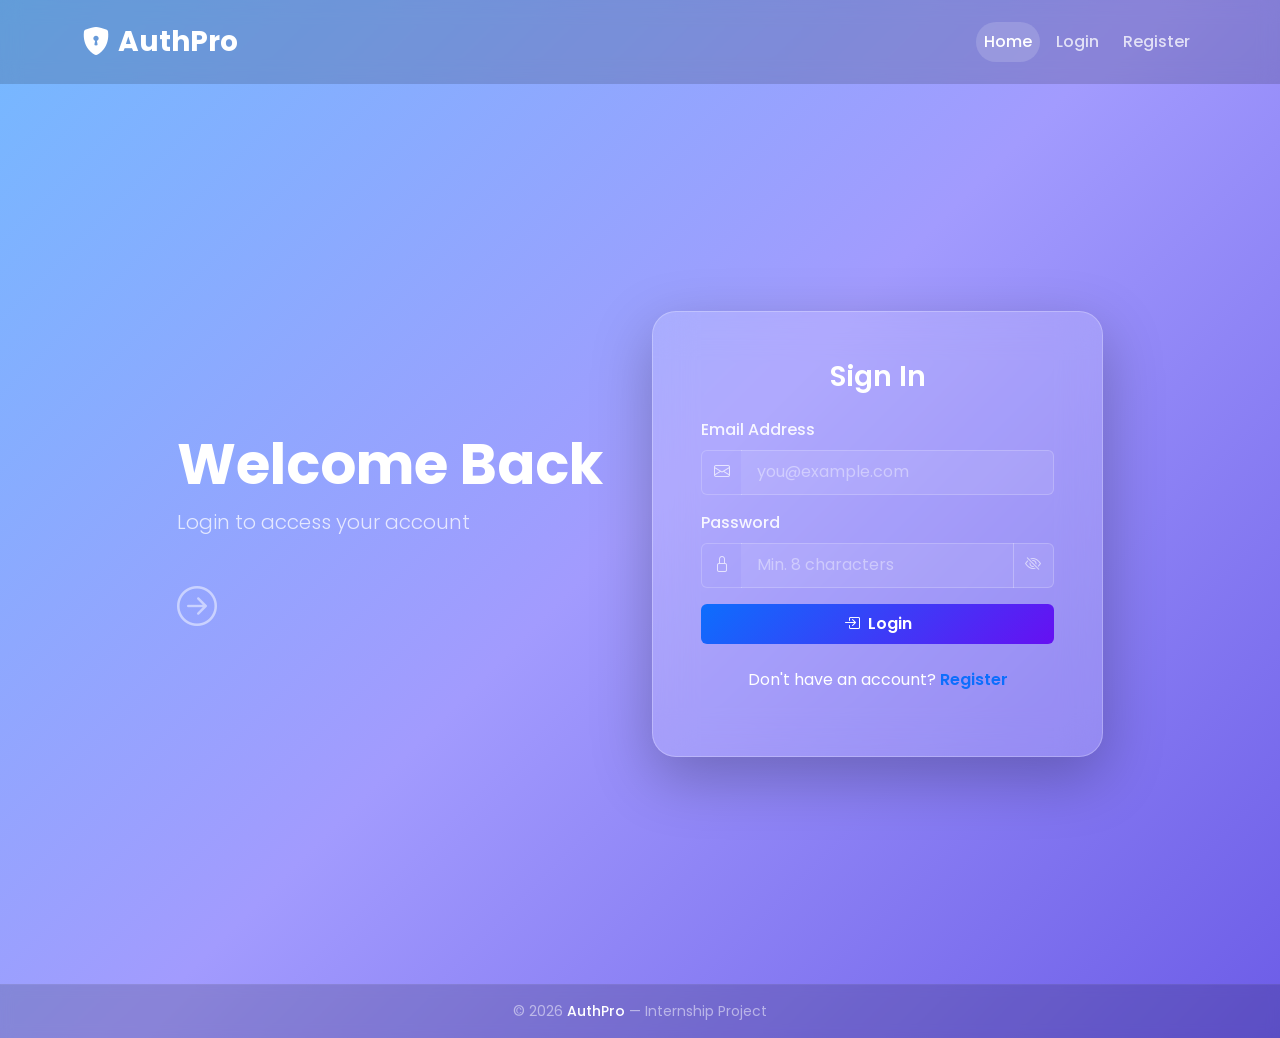
<file: index.html>
<!DOCTYPE html>
<html lang="en">
<head>
    <meta charset="UTF-8" />
    <meta name="viewport" content="width=device-width, initial-scale=1.0" />
    <title>AuthPro · Login</title>

    <!-- Bootstrap 5 CSS -->
    <link href="https://cdn.jsdelivr.net/npm/bootstrap@5.3.2/dist/css/bootstrap.min.css" rel="stylesheet" />
    <!-- Bootstrap Icons -->
    <link href="https://cdn.jsdelivr.net/npm/bootstrap-icons@1.11.3/font/bootstrap-icons.css" rel="stylesheet" />
    <!-- Google Font: Poppins -->
    <link href="https://fonts.googleapis.com/css2?family=Poppins:wght@300;400;500;600;700&display=swap" rel="stylesheet" />
    <!-- Custom CSS -->
    <link href="css/style.css" rel="stylesheet" />
</head>
<body>

    <!-- ============================================================
    NAVBAR
    ============================================================ -->
    <nav class="navbar navbar-expand-lg navbar-dark bg-transparent py-3">
        <div class="container">
            <a class="navbar-brand fw-bold fs-3" href="index.html">
                <i class="bi bi-shield-lock-fill me-2"></i>AuthPro
            </a>
            <button class="navbar-toggler border-0" type="button" data-bs-toggle="collapse" data-bs-target="#navbarNav"
            aria-controls="navbarNav" aria-expanded="false" aria-label="Toggle navigation">
            <span class="navbar-toggler-icon"></span>
        </button>
        <div class="collapse navbar-collapse" id="navbarNav">
            <ul class="navbar-nav ms-auto align-items-lg-center gap-2">
                <li class="nav-item">
                    <a class="nav-link active" href="index.html">Home</a>
                </li>
                <li class="nav-item">
                    <a class="nav-link" href="index.html">Login</a>
                </li>
                <li class="nav-item">
                    <a class="nav-link" href="register.html">Register</a>
                </li>
            </ul>
        </div>
    </div>
</nav>

<!-- ============================================================
LOGIN SECTION
============================================================ -->
<section class="login-section min-vh-100 d-flex align-items-center">
    <div class="container">
        <div class="row justify-content-center">

            <!-- Hero / Left Column -->
            <div class="col-lg-5 col-md-6 d-flex flex-column justify-content-center text-white mb-5 mb-md-0">
                <h1 class="display-4 fw-bold animate-slide-up">Welcome Back</h1>
                <p class="lead fs-5 opacity-75 animate-slide-up animation-delay-1">
                    Login to access your account
                </p>
                <div class="d-none d-md-block mt-4 animate-slide-up animation-delay-2">
                    <i class="bi bi-arrow-right-circle fs-1 opacity-50"></i>
                </div>
            </div>

            <!-- Card / Right Column -->
            <div class="col-lg-5 col-md-6">
                <div class="card glass-card p-4 p-lg-5 animate-fade-in">

                    <h3 class="card-title text-center mb-4 fw-semibold">Sign In</h3>

                    <!-- Login Form -->
                    <form id="loginForm" novalidate>
                        <!-- Email -->
                        <div class="mb-3">
                            <label for="loginEmail" class="form-label fw-medium">Email Address</label>
                            <div class="input-group">
                                <span class="input-group-text bg-transparent border-end-0"><i class="bi bi-envelope"></i></span>
                                <input type="email" class="form-control border-start-0" id="loginEmail"
                                placeholder="you@example.com" required />
                            </div>
                            <div class="invalid-feedback">Please enter a valid email address.</div>
                        </div>

                        <!-- Password -->
                        <div class="mb-3">
                            <label for="loginPassword" class="form-label fw-medium">Password</label>
                            <div class="input-group">
                                <span class="input-group-text bg-transparent border-end-0"><i class="bi bi-lock"></i></span>
                                <input type="password" class="form-control border-start-0" id="loginPassword"
                                placeholder="Min. 8 characters" required minlength="8" />
                                <button class="btn btn-outline-secondary border-start-0 toggle-password" type="button"
                                data-target="loginPassword">
                                <i class="bi bi-eye-slash"></i>
                            </button>
                        </div>
                        <div class="invalid-feedback">Password must be at least 8 characters.</div>
                    </div>

                    <!-- Login Button -->
                    <button type="submit" class="btn btn-primary w-100 py-2 fw-semibold btn-hover-gradient">
                        <i class="bi bi-box-arrow-in-right me-2"></i>Login
                    </button>
                </form>

                <!-- Register Link -->
                <p class="text-center mt-4 mb-0">
                    Don't have an account?
                    <a href="register.html" class="text-primary fw-semibold text-decoration-none">Register</a>
                </p>

                <!-- Dummy alert placeholder -->
                <div id="loginAlert" class="mt-3"></div>
            </div>
        </div>

    </div>
</div>
</section>

<!-- ============================================================
FOOTER
============================================================ -->
<footer class="footer py-3 text-center text-white-50 small">
    <div class="container">
        &copy; 2026 <span class="text-white fw-medium">AuthPro</span> — Internship Project
    </div>
</footer>

<!-- Bootstrap 5 JS Bundle -->
<script src="https://cdn.jsdelivr.net/npm/bootstrap@5.3.2/dist/js/bootstrap.bundle.min.js">
</script>
<!-- Custom JS -->
<script src="js/script.js"></script>

</body>
</html>
</file>
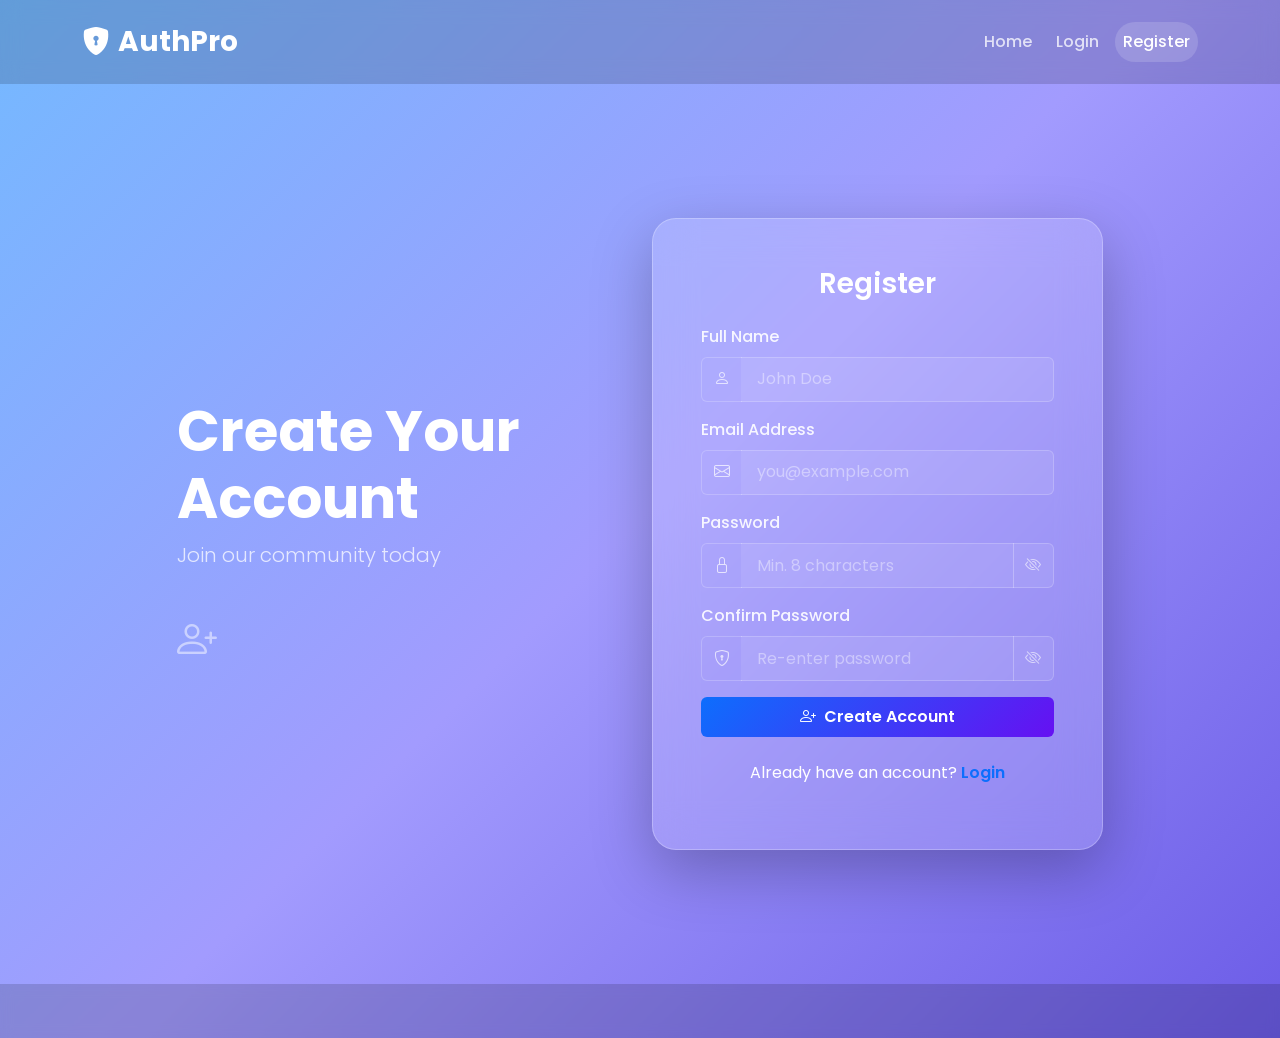
<file: register.html>
<!DOCTYPE html>
<html lang="en">
<head>
    <meta charset="UTF-8" />
    <meta name="viewport" content="width=device-width, initial-scale=1.0" />
    <title>AuthPro · Register</title>

    <!-- Bootstrap 5 CSS -->
    <link href="https://cdn.jsdelivr.net/npm/bootstrap@5.3.2/dist/css/bootstrap.min.css" rel="stylesheet" />
    <!-- Bootstrap Icons -->
    <link href="https://cdn.jsdelivr.net/npm/bootstrap-icons@1.11.3/font/bootstrap-icons.css" rel="stylesheet" />
    <!-- Google Font: Poppins -->
    <link href="https://fonts.googleapis.com/css2?family=Poppins:wght@300;400;500;600;700&display=swap" rel="stylesheet" />
    <!-- Custom CSS -->
    <link href="css/style.css" rel="stylesheet" />
</head>
<body>

    <!-- ============================================================
    NAVBAR (same as login)
    ============================================================ -->
    <nav class="navbar navbar-expand-lg navbar-dark bg-transparent py-3">
        <div class="container">
            <a class="navbar-brand fw-bold fs-3" href="index.html">
                <i class="bi bi-shield-lock-fill me-2"></i>AuthPro
            </a>
            <button class="navbar-toggler border-0" type="button" data-bs-toggle="collapse" data-bs-target="#navbarNav"
            aria-controls="navbarNav" aria-expanded="false" aria-label="Toggle navigation">
            <span class="navbar-toggler-icon"></span>
        </button>
        <div class="collapse navbar-collapse" id="navbarNav">
            <ul class="navbar-nav ms-auto align-items-lg-center gap-2">
                <li class="nav-item">
                    <a class="nav-link" href="index.html">Home</a>
                </li>
                <li class="nav-item">
                    <a class="nav-link" href="index.html">Login</a>
                </li>
                <li class="nav-item">
                    <a class="nav-link active" href="register.html">Register</a>
                </li>
            </ul>
        </div>
    </div>
</nav>

<!-- ============================================================
REGISTRATION SECTION
============================================================ -->
<section class="register-section min-vh-100 d-flex align-items-center">
    <div class="container">
        <div class="row justify-content-center">

            <!-- Hero / Left Column -->
            <div class="col-lg-5 col-md-6 d-flex flex-column justify-content-center text-white mb-5 mb-md-0">
                <h1 class="display-4 fw-bold animate-slide-up">Create Your Account</h1>
                <p class="lead fs-5 opacity-75 animate-slide-up animation-delay-1">
                    Join our community today
                </p>
                <div class="d-none d-md-block mt-4 animate-slide-up animation-delay-2">
                    <i class="bi bi-person-plus fs-1 opacity-50"></i>
                </div>
            </div>

            <!-- Card / Right Column -->
            <div class="col-lg-5 col-md-6">
                <div class="card glass-card p-4 p-lg-5 animate-fade-in">

                    <h3 class="card-title text-center mb-4 fw-semibold">Register</h3>

                    <!-- Registration Form -->
                    <form id="registerForm" novalidate>
                        <!-- Full Name -->
                        <div class="mb-3">
                            <label for="regFullName" class="form-label fw-medium">Full Name</label>
                            <div class="input-group">
                                <span class="input-group-text bg-transparent border-end-0"><i class="bi bi-person"></i></span>
                                <input type="text" class="form-control border-start-0" id="regFullName"
                                placeholder="John Doe" required />
                            </div>
                            <div class="invalid-feedback">Full name is required.</div>
                        </div>

                        <!-- Email -->
                        <div class="mb-3">
                            <label for="regEmail" class="form-label fw-medium">Email Address</label>
                            <div class="input-group">
                                <span class="input-group-text bg-transparent border-end-0"><i class="bi bi-envelope"></i></span>
                                <input type="email" class="form-control border-start-0" id="regEmail"
                                placeholder="you@example.com" required />
                            </div>
                            <div class="invalid-feedback">Please enter a valid email.</div>
                            <!-- Dummy email check feedback -->
                            <div id="emailCheckFeedback" class="mt-1 small fw-semibold"></div>
                        </div>

                        <!-- Password -->
                        <div class="mb-3">
                            <label for="regPassword" class="form-label fw-medium">Password</label>
                            <div class="input-group">
                                <span class="input-group-text bg-transparent border-end-0"><i class="bi bi-lock"></i></span>
                                <input type="password" class="form-control border-start-0" id="regPassword"
                                placeholder="Min. 8 characters" required minlength="8" />
                                <button class="btn btn-outline-secondary border-start-0 toggle-password" type="button"
                                data-target="regPassword">
                                <i class="bi bi-eye-slash"></i>
                            </button>
                        </div>
                        <div class="invalid-feedback">Password must be at least 8 characters.</div>
                    </div>

                    <!-- Confirm Password -->
                    <div class="mb-3">
                        <label for="regConfirmPassword" class="form-label fw-medium">Confirm Password</label>
                        <div class="input-group">
                            <span class="input-group-text bg-transparent border-end-0"><i class="bi bi-shield-lock"></i></span>
                            <input type="password" class="form-control border-start-0" id="regConfirmPassword"
                            placeholder="Re-enter password" required />
                            <button class="btn btn-outline-secondary border-start-0 toggle-password" type="button"
                            data-target="regConfirmPassword">
                            <i class="bi bi-eye-slash"></i>
                        </button>
                    </div>
                    <div id="passwordMatchFeedback" class="mt-1 small fw-semibold"></div>
                </div>

                <!-- Register Button -->
                <button type="submit" class="btn btn-primary w-100 py-2 fw-semibold btn-hover-gradient">
                    <i class="bi bi-person-plus me-2"></i>Create Account
                </button>
            </form>

            <!-- Login Link -->
            <p class="text-center mt-4 mb-0">
                Already have an account?
                <a href="index.html" class="text-primary fw-semibold text-decoration-none">Login</a>
            </p>

            <!-- Dummy alert placeholder -->
            <div id="registerAlert" class="mt-3"></div>
        </div>
    </div>

</div>
</div>
</section>

<!-- ============================================================
FOOTER
============================================================ -->
<footer class="footer py-3 text-center text-white-50 small">
    <div class="container">
        &copy; 2026 <span class="text-white fw-medium">AuthPro</span> — Internship Project
    </div>
</footer>

<!-- Bootstrap 5 JS Bundle -->
<script src="https://cdn.jsdelivr.net/npm/bootstrap@5.3.2/dist/js/bootstrap.bundle.min.js">
</script>
<!-- Custom JS -->
<script src="js/script.js"></script>

</body>
</html>
</file>
<file: css/style.css>
/* ============================================
   GLOBAL & RESET
============================================ */
* {
    margin: 0;
    padding: 0;
    box-sizing: border-box;
}

body {
    font-family: 'Poppins', sans-serif;
    background: linear-gradient(135deg, #74b9ff 0%, #a29bfe 50%, #6c5ce7 100%);
    min-height: 100vh;
    color: #fff;
    overflow-x: hidden;
}

/* ============================================
   GLASSMORPHISM CARD
============================================ */
.glass-card {
    background: rgba(255, 255, 255, 0.15);
    backdrop-filter: blur(20px);
    -webkit-backdrop-filter: blur(20px);
    border: 1px solid rgba(255, 255, 255, 0.25);
    border-radius: 24px;
    box-shadow: 0 20px 60px rgba(0, 0, 0, 0.25);
    color: #fff;
    transition: transform 0.3s ease, box-shadow 0.3s ease;
}

.glass-card:hover {
    transform: translateY(-6px);
    box-shadow: 0 30px 80px rgba(0, 0, 0, 0.35);
}

.glass-card .form-label {
    color: rgba(255, 255, 255, 0.9);
}

.glass-card .input-group-text {
    color: rgba(255, 255, 255, 0.7);
    border-color: rgba(255, 255, 255, 0.2);
}

.glass-card .form-control {
    background: rgba(255, 255, 255, 0.08);
    border-color: rgba(255, 255, 255, 0.2);
    color: #fff;
    padding: 0.6rem 1rem;
    transition: all 0.3s ease;
}

.glass-card .form-control:focus {
    background: rgba(255, 255, 255, 0.15);
    border-color: #0d6efd;
    box-shadow: 0 0 0 0.25rem rgba(13, 110, 253, 0.25);
    color: #fff;
}

.glass-card .form-control::placeholder {
    color: rgba(255, 255, 255, 0.4);
}

.glass-card .input-group-text {
    background: rgba(255, 255, 255, 0.08);
}

/* ============================================
   BUTTONS & HOVER EFFECTS
============================================ */
.btn-hover-gradient {
    background: linear-gradient(135deg, #0d6efd, #6610f2);
    border: none;
    transition: all 0.4s ease;
    position: relative;
    overflow: hidden;
}

.btn-hover-gradient:hover {
    transform: scale(1.02);
    box-shadow: 0 10px 30px rgba(13, 110, 253, 0.4);
    background: linear-gradient(135deg, #0b5ed7, #5a0bdb);
}

.btn-hover-gradient:active {
    transform: scale(0.97);
}

.toggle-password {
    background: rgba(255, 255, 255, 0.08);
    border-color: rgba(255, 255, 255, 0.2);
    color: rgba(255, 255, 255, 0.6);
    transition: all 0.25s ease;
}

.toggle-password:hover {
    background: rgba(255, 255, 255, 0.2);
    color: #fff;
}

/* ============================================
   ANIMATIONS
============================================ */
@keyframes fadeIn {
    0% {
        opacity: 0;
        transform: scale(0.96);
    }
    100% {
        opacity: 1;
        transform: scale(1);
    }
}

@keyframes slideUp {
    0% {
        opacity: 0;
        transform: translateY(30px);
    }
    100% {
        opacity: 1;
        transform: translateY(0);
    }
}

.animate-fade-in {
    animation: fadeIn 0.7s ease forwards;
}

.animate-slide-up {
    animation: slideUp 0.7s ease forwards;
}

.animation-delay-1 {
    animation-delay: 0.1s;
    opacity: 0;
}

.animation-delay-2 {
    animation-delay: 0.25s;
    opacity: 0;
}

/* ============================================
   NAVBAR
============================================ */
.navbar {
    backdrop-filter: blur(10px);
    background: rgba(0, 0, 0, 0.15) !important;
}

.navbar .nav-link {
    color: rgba(255, 255, 255, 0.75) !important;
    font-weight: 500;
    padding: 0.5rem 1rem;
    border-radius: 40px;
    transition: all 0.3s ease;
}

.navbar .nav-link:hover,
.navbar .nav-link.active {
    background: rgba(255, 255, 255, 0.15);
    color: #fff !important;
}

.navbar .navbar-brand {
    color: #fff !important;
}

/* ============================================
   RESPONSIVE TWEAKS
============================================ */
@media (max-width: 767.98px) {
    .glass-card {
        padding: 2rem 1.5rem !important;
    }

    .login-section,
    .register-section {
        padding-top: 1rem;
        padding-bottom: 2rem;
    }

    .display-4 {
        font-size: 2.5rem;
    }
}

@media (max-width: 575.98px) {
    .glass-card {
        padding: 1.75rem 1rem !important;
    }

    .display-4 {
        font-size: 2rem;
    }
}

/* ============================================
   FOOTER
============================================ */
.footer {
    background: rgba(0, 0, 0, 0.15);
    backdrop-filter: blur(6px);
    border-top: 1px solid rgba(255, 255, 255, 0.05);
}

/* ============================================
   ALERTS (Bootstrap overrides)
============================================ */
.alert-success {
    background: rgba(25, 135, 84, 0.25);
    backdrop-filter: blur(10px);
    border: 1px solid rgba(25, 135, 84, 0.4);
    color: #d1e7dd;
}

.alert-danger {
    background: rgba(220, 53, 69, 0.25);
    backdrop-filter: blur(10px);
    border: 1px solid rgba(220, 53, 69, 0.4);
    color: #f8d7da;
}

/* ============================================
   MISC
============================================ */
.invalid-feedback {
    color: #ffb3b3;
}

#passwordMatchFeedback.text-success {
    color: #8effc1 !important;
}

#passwordMatchFeedback.text-danger {
    color: #ffb3b3 !important;
}

#emailCheckFeedback.text-success {
    color: #8effc1 !important;
}

#emailCheckFeedback.text-danger {
    color: #ffb3b3 !important;
}
</file>
